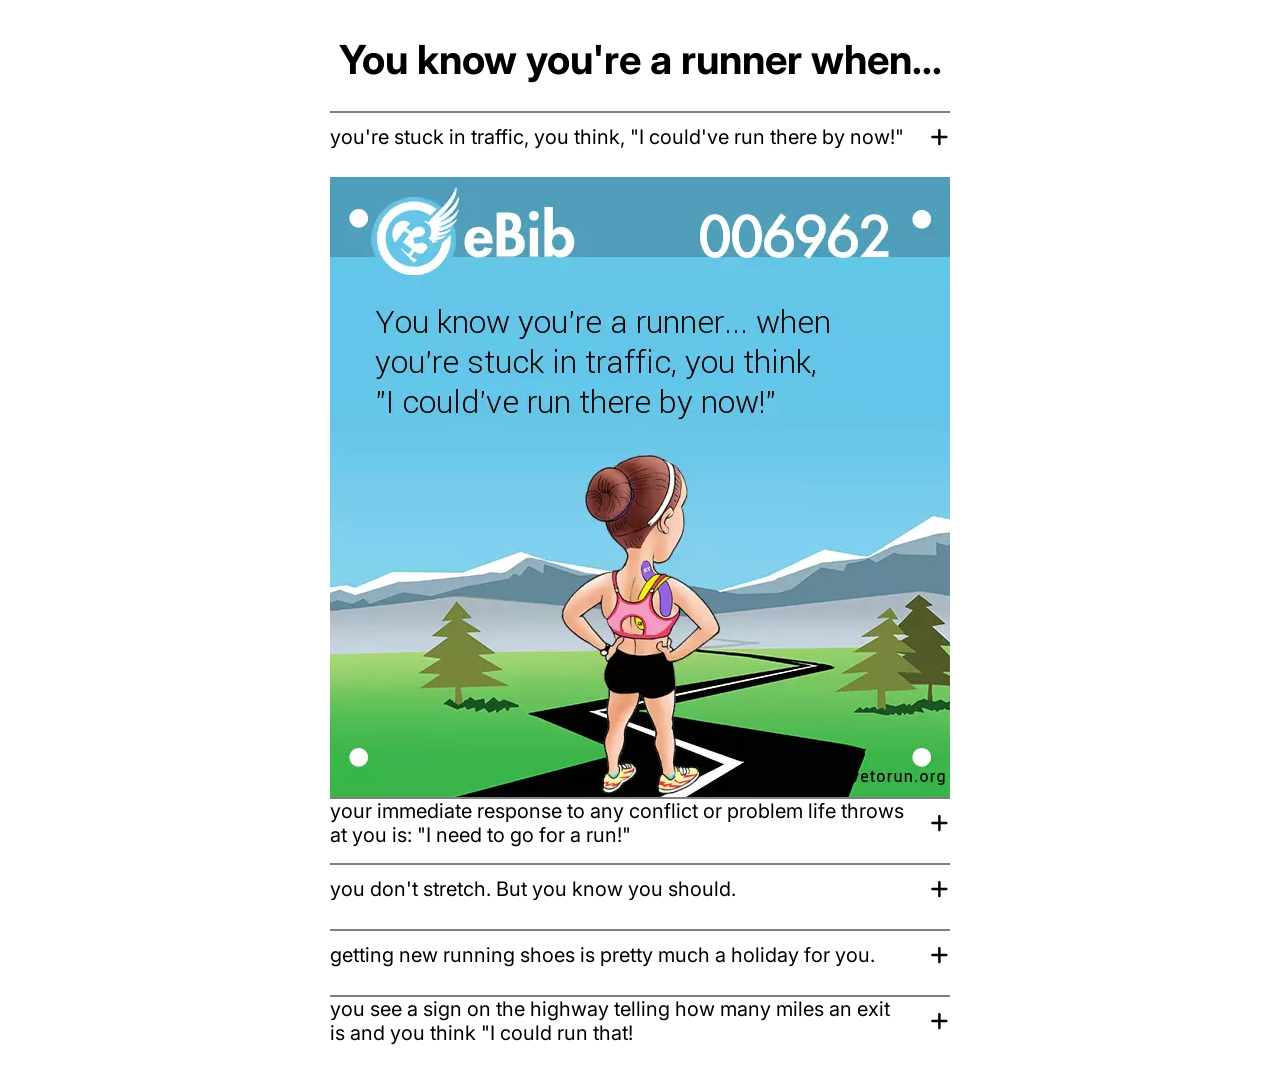
<file: index.html>
<!DOCTYPE html>
<html lang="en">
  <head>
    <meta charset="UTF-8" />
    <meta http-equiv="X-UA-Compatible" content="IE=edge" />
    <meta name="viewport" content="width=device-width, initial-scale=1.0" />
    <link rel="stylesheet" href="./style.css" />
    <title>Document</title>
  </head>
  <body>
    <div class="content">
      <h1>You know you're a runner when...</h1>

      <div class="memes-card">
       <div class="header-container">
        <label for="meme_1" class="header-wrapper"
          >you're stuck in traffic, you think, "I could've run there by
          now!"</label
        >
        <img src="./image/plus-solid.svg" class="plus-icon cross-icon" alt="plus-icon">
      </div>
        <input type="checkbox" id="meme_1" class="chb" checked/>

        <div class="image-wrapper">
          <img src="./image/meme_1.png" alt="meme_1" />
        </div>
      </div>
      <div class="memes-card">
        <div class="header-container">
         <label for="meme_2" class="header-wrapper"
           >your immediate response to any conflict or problem life throws at you is: "I need to go for a run!"</label
         >
         <img src="./image/plus-solid.svg" class="plus-icon cross-icon" alt="plus-icon">
       </div>
         <input type="checkbox" id="meme_2" class="chb"/>
 
         <div class="image-wrapper">
           <img src="./image/meme_2.png" alt="meme_2" />
         </div>
       </div>

       <div class="memes-card">
        <div class="header-container">
         <label for="meme_3" class="header-wrapper"
           >you don't stretch. But you know you should.</label
         >
         <img src="./image/plus-solid.svg" class="plus-icon cross-icon" alt="plus-icon">
       </div>
         <input type="checkbox" id="meme_3" class="chb"/>
 
         <div class="image-wrapper">
           <img src="./image/meme_3.png" alt="meme_3" />
         </div>
       </div>

       <div class="memes-card">
        <div class="header-container">
         <label for="meme_4" class="header-wrapper"
           >getting new running shoes is pretty much a holiday for you.</label
         >
         <img src="./image/plus-solid.svg" class="plus-icon cross-icon" alt="plus-icon">
       </div>
         <input type="checkbox" id="meme_4" class="chb"/>
 
         <div class="image-wrapper">
           <img src="./image/meme_4.png" alt="meme_4" />
         </div>
       </div>

       <div class="memes-card">
        <div class="header-container">
         <label for="meme_5" class="header-wrapper"
           >you see a sign on the highway telling how many miles an exit is and you think "I could run that!</label
         >
         <img src="./image/plus-solid.svg" class="plus-icon cross-icon" alt="plus-icon">
       </div>
         <input type="checkbox" id="meme_5" class="chb"/>
 
         <div class="image-wrapper">
           <img src="./image/meme_5.png" alt="meme_5" />
         </div>
       </div>
      <!-- 
        <div class="memesCards">
            <div>
            <label for="meme_3">you don't stretch. But you know you should.</label>
            <input type="checkbox" id="meme_3">
        </div>
            <img src="./image/meme_3.png" alt="meme_3">
        </div>
        <div class="memesCards">
            <div>
            <label for="meme_4">getting new running shoes is pretty much a holiday for you.</label>
            <input type="checkbox" id="meme_4">
        </div>
            <img src="./image/meme_4.png" alt="meme_4">
        </div>
        <div class="memesCards">
            <div>
            <label for="meme_5">you see a sign on the highway telling how many miles an exit is and you think "I could run that!"</label>
            <input type="checkbox" id="meme_5">
        </div>
            <img src="./image/meme_5.png" alt="meme_5">
        </div> -->
    </div>
  </body>
</html>
</file>
<file: style.css>
@import url("https://fonts.googleapis.com/css2?family=Inter&family=Roboto&display=swap");

body {
  font-family: "Inter", sans-serif;
  font-size: 1.25rem;
  box-sizing: border-box;
  display: flex;
  justify-content: center;
}
.content {
  max-width: 90rem;
  width: 100%;
  display: flex;
  flex-direction: column;
  align-items: center;
}
.memes-card {
  display: flex;
  flex-direction: column;
  max-width: 100%;
  gap: 1rem;
  border-top: 2px solid gray;
}
  .memes-card:hover {
    cursor: pointer;
  }
.memes-card:hover .plus-icon {
  transform: rotate(45deg);
}
.header-container {
  display: flex;
  align-items: center;
  justify-content: space-between;
}
.header-wrapper {
  display: flex;
  align-items: center;
  justify-content: space-between;
  border-top: 0.125rem;
  height: 3rem;
  max-width: 36rem;
}
.plus-icon {
  width: 1.25rem;
  height: 1.25rem;
  transition: all 0.3s;
}
/* .cross-icon {
  transform: rotate(15deg)
} */
input {
  display: none;
}
.image-wrapper {
  display: flex;
  overflow: hidden;
  max-height: 0;
  transition: all 0.5s;
  justify-content: center;
}
.image-wrapper img {
  max-width: 100%;
}

@media (hover: hover) {
  .memes-card:hover .header-wrapper {
    cursor: pointer;
    color: #3f888f;
    font-weight: 500;
    transition: all 0.4s;
  }
}
.memes-card:hover .image-wrapper {
  max-height: 50rem;
}
@media (hover: hover) {
  .plus-icon:hover {
    transform: rotate(45deg);
  }
}

.chb:checked + .image-wrapper {
  max-height: 50rem;
}

/* придумать чтоб работало */
.chb:checked .plus-icon {
  transform: rotate(45deg);
}

@media (max-width: 51.25rem) {
  body {
    font-size: 1.125rem;
  }
  h1 {
    font-style: 2rem;
  }
}

@media (max-width: 20rem) {
  body {
    font-size: 1rem;
  }
  h1 {
    font-style: 1.5rem;
  }
}
</file>
